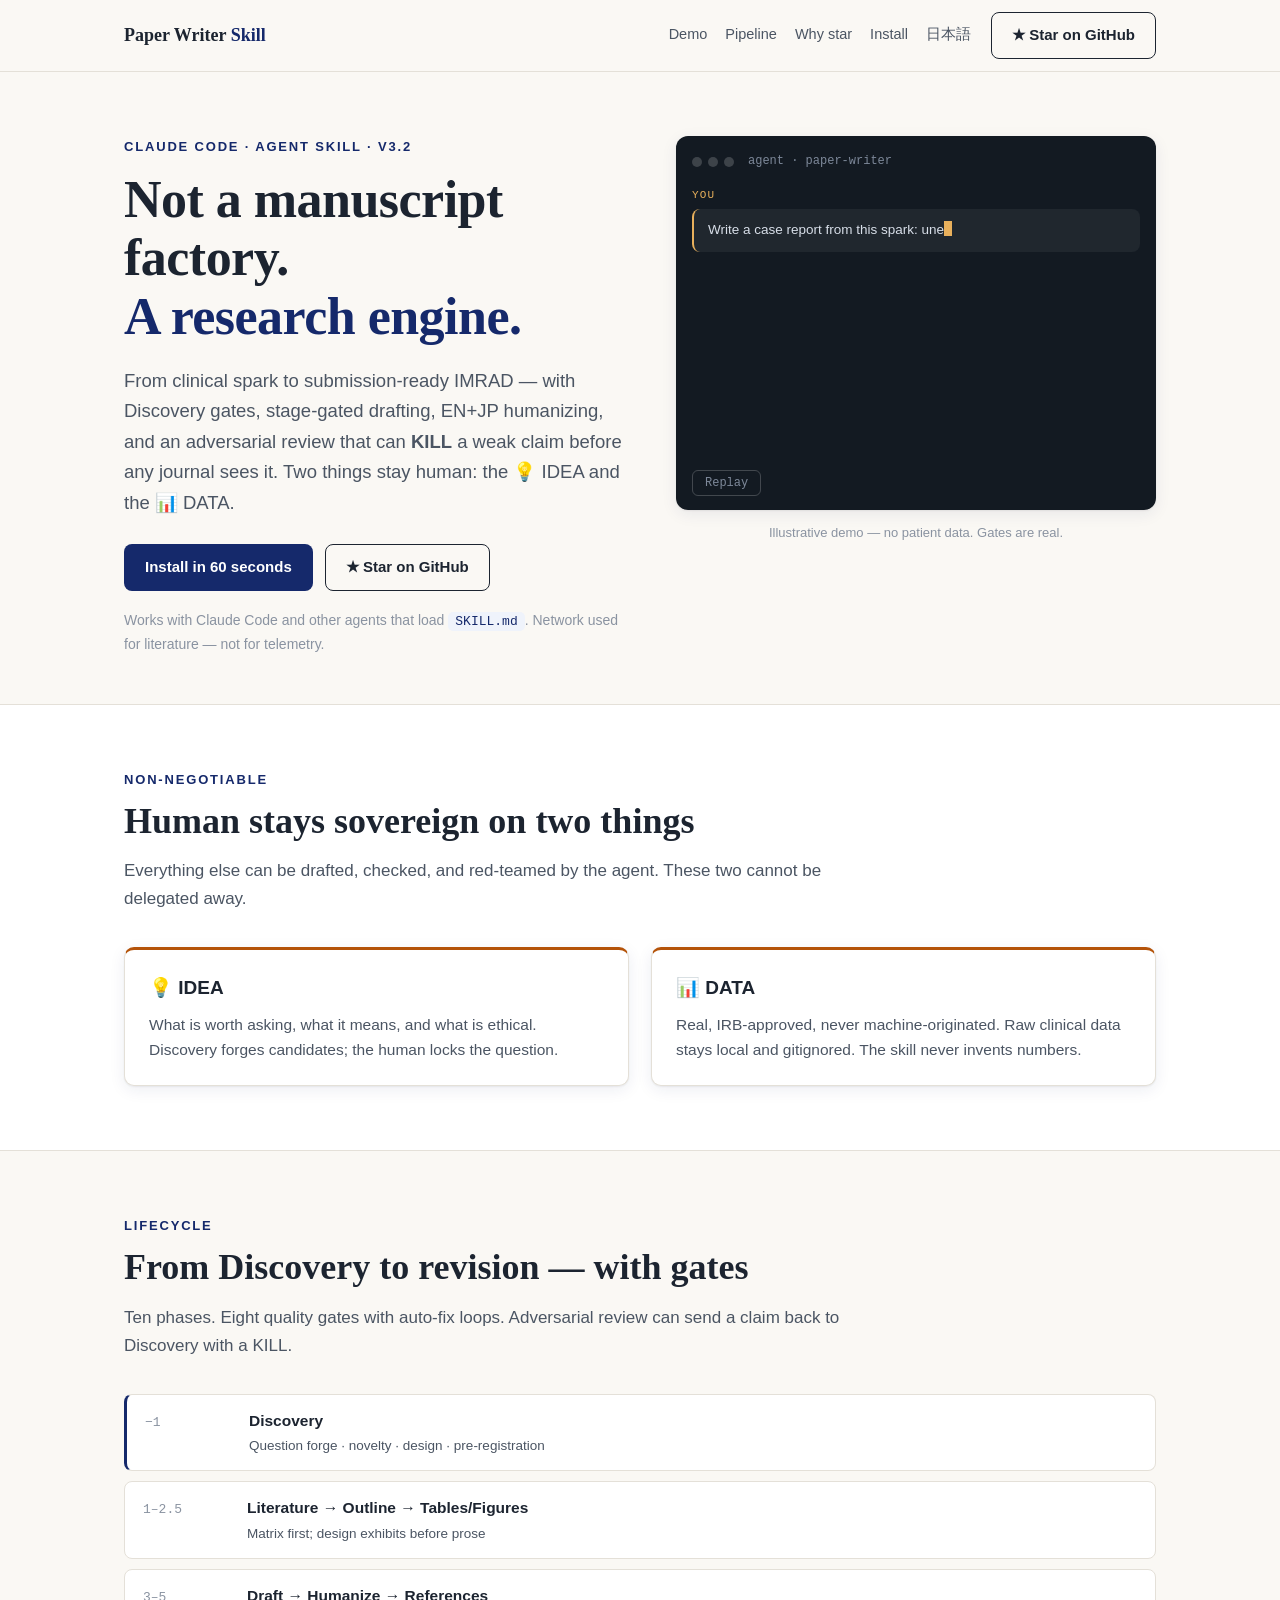
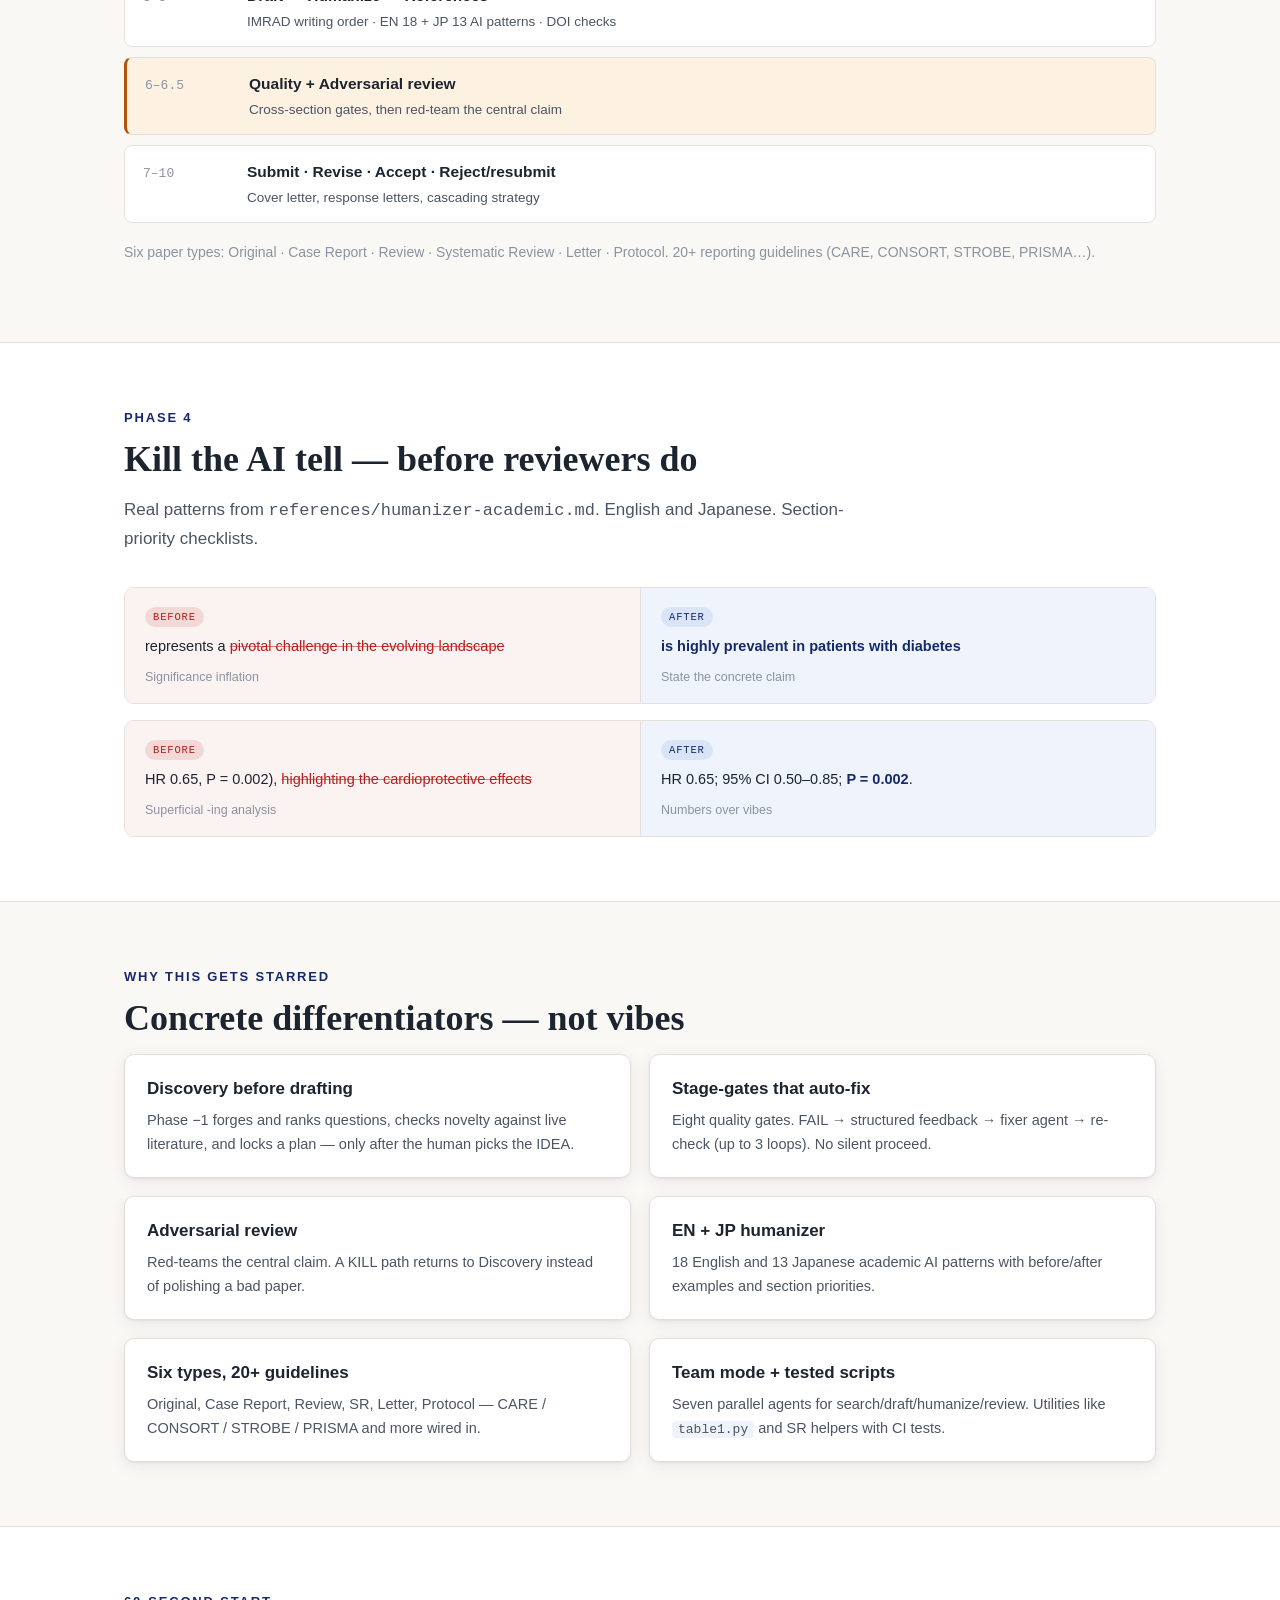
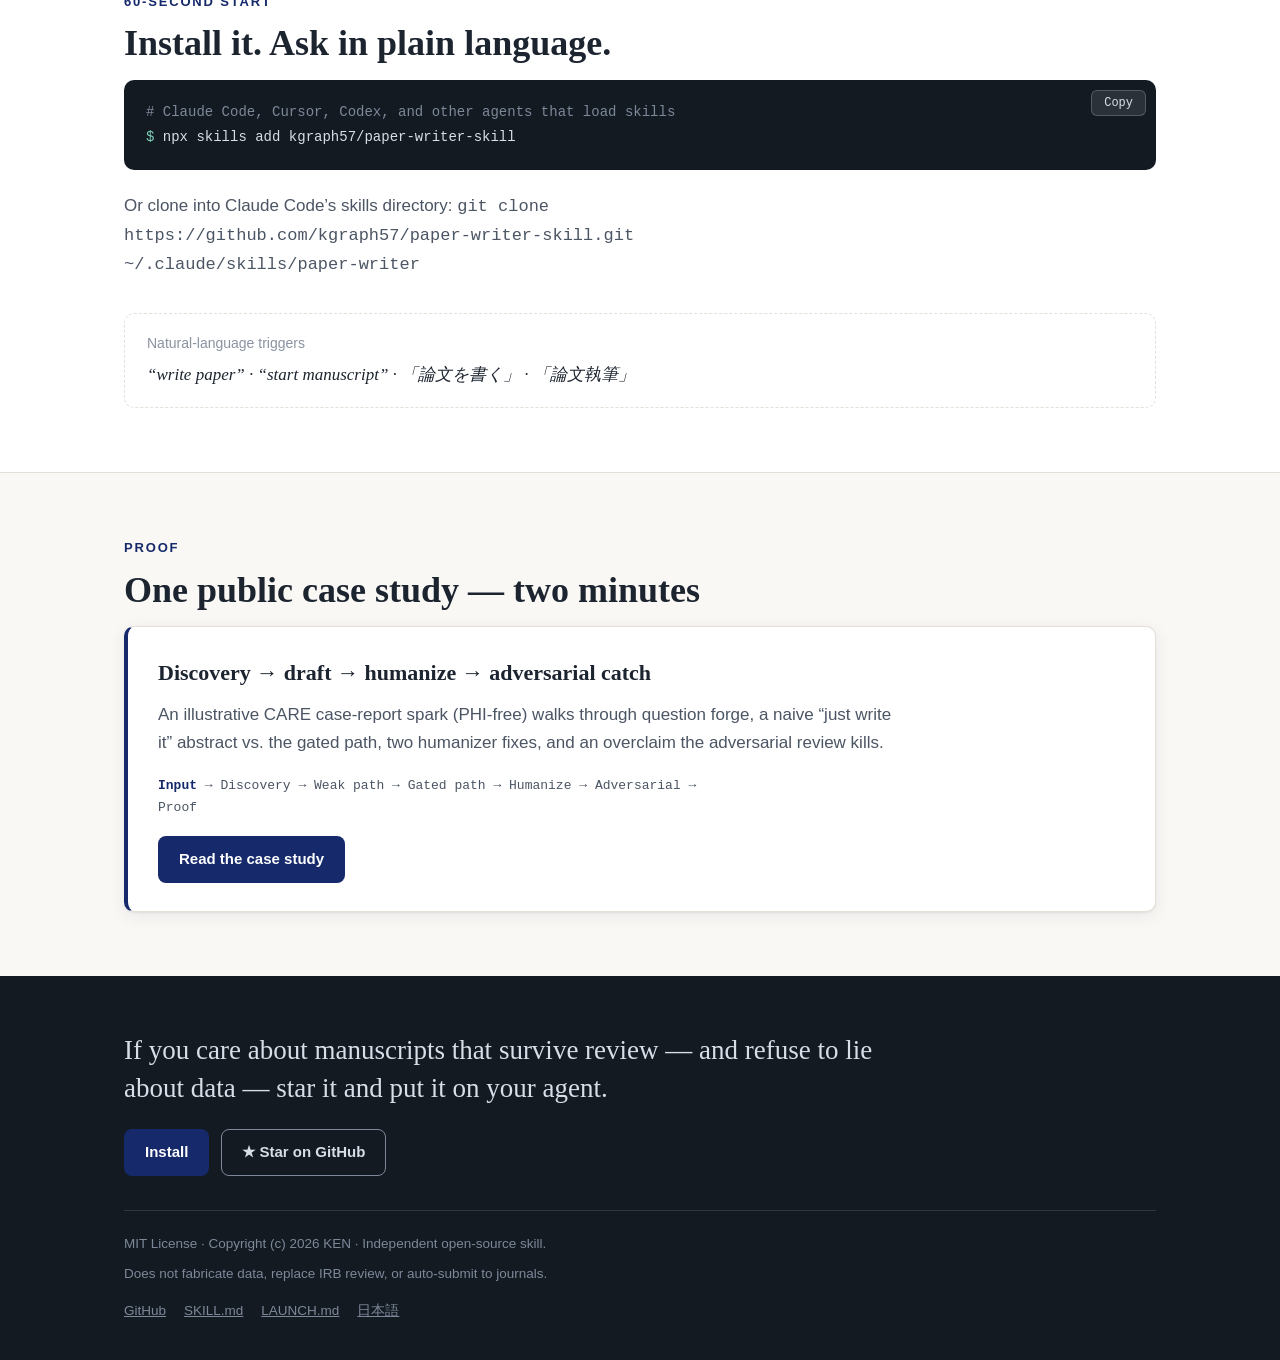
<file: docs/index.html>
<!doctype html>
<html lang="en">
  <head>
    <meta charset="utf-8" />
    <meta name="viewport" content="width=device-width, initial-scale=1" />
    <title>Paper Writer Skill — Not a manuscript factory. A research engine.</title>
    <meta
      name="description"
      content="Claude Code / agent skill for medical and scientific manuscripts: Discovery gates, stage-gated IMRAD drafting, EN+JP humanizer, adversarial review, and submission/revision loops. Human stays sovereign on IDEA and DATA."
    />
    <meta property="og:title" content="Paper Writer Skill" />
    <meta
      property="og:description"
      content="Not a manuscript factory. A research engine — with gates that refuse to lie."
    />
    <meta property="og:type" content="website" />
    <meta name="twitter:card" content="summary" />
    <link rel="stylesheet" href="./site/css/tokens.css" />
    <link rel="stylesheet" href="./site/css/style.css" />
  </head>
  <body>
    <a class="skip-link" href="#main">Skip to content</a>

    <header class="site-header">
      <div class="wrap site-header-inner">
        <a class="wordmark" href="#hero">Paper&nbsp;Writer&nbsp;<span class="tld">Skill</span></a>
        <nav class="site-nav" aria-label="Site">
          <a href="#feel">Demo</a>
          <a href="#pipeline">Pipeline</a>
          <a href="#why">Why star</a>
          <a href="#start">Install</a>
          <a href="./ja/" hreflang="ja">日本語</a>
        </nav>
        <a
          class="btn btn-ghost star-btn"
          href="https://github.com/kgraph57/paper-writer-skill"
          rel="noopener"
          >★ Star on GitHub</a
        >
      </div>
    </header>

    <main id="main">
      <section id="hero" aria-label="Introduction">
        <div class="wrap hero-grid">
          <div>
            <p class="hero-kicker">Claude Code · Agent Skill · v3.2</p>
            <h1>Not a manuscript factory.<br /><em>A research engine.</em></h1>
            <p class="lede">
              From clinical spark to submission-ready IMRAD — with Discovery
              gates, stage-gated drafting, EN+JP humanizing, and an adversarial
              review that can <strong>KILL</strong> a weak claim before any
              journal sees it. Two things stay human: the 💡 IDEA and the 📊 DATA.
            </p>
            <p class="hero-actions">
              <a class="btn btn-primary" href="#start">Install in 60 seconds</a>
              <a
                class="btn btn-ghost"
                href="https://github.com/kgraph57/paper-writer-skill"
                rel="noopener"
                >★ Star on GitHub</a
              >
            </p>
            <p class="hero-sub">
              Works with Claude Code and other agents that load
              <code>SKILL.md</code>. Network used for literature — not for
              telemetry.
            </p>
          </div>

          <div>
            <div class="term" id="feel" aria-label="Simulated agent conversation">
              <div class="term-bar">
                <span class="term-dot"></span>
                <span class="term-dot"></span>
                <span class="term-dot"></span>
                <span class="term-title">agent · paper-writer</span>
              </div>
              <div class="chat" data-chat>
                <div class="chat-msg chat-msg-user">
                  <span class="chat-who">You</span>
                  <div class="chat-bubble">Write a case report from this spark: unexplained hypoglycemia after GLP-1 start in a non-diabetic adult. Data is de-identified and IRB-cleared.</div>
                </div>
                <div class="chat-msg chat-msg-agent">
                  <span class="chat-who">Paper Writer</span>
                  <div class="chat-bubble"><span class="a">Phase −1 Discovery</span>
<span class="d">Forging FINER questions… novelty check against live literature…</span>

<span class="g">GATE · IDEA</span> — three candidate questions ranked.
Human must pick the 💡 IDEA before any prose is drafted.

<span class="g">GATE · DATA</span> — confirming 📊 DATA is human-origin,
de-identified, and never invented by the model.</div>
                </div>
                <div class="chat-msg chat-msg-user">
                  <span class="chat-who">You</span>
                  <div class="chat-bubble">Lock Q2. CARE case report. Target: BMJ Case Reports. EN.</div>
                </div>
                <div class="chat-msg chat-msg-agent">
                  <span class="chat-who">Paper Writer</span>
                  <div class="chat-bubble"><span class="a">Plan locked</span> · CARE checklist armed
Project scaffold ready: <span class="d">00_literature/ · 01_outline.md · sections/ · ethics/</span>

Next: literature matrix → outline approval → tables before prose.
No manuscript factory mode — gates stay on.</div>
                </div>
              </div>
              <button type="button" class="chat-replay">Replay</button>
            </div>
            <p class="term-caption">Illustrative demo — no patient data. Gates are real.</p>
          </div>
        </div>
      </section>

      <section id="sovereignty" class="band" aria-label="Human sovereignty">
        <div class="wrap">
          <span class="kicker">Non-negotiable</span>
          <h2>Human stays sovereign on two things</h2>
          <p class="section-lede">
            Everything else can be drafted, checked, and red-teamed by the agent.
            These two cannot be delegated away.
          </p>
          <div class="sov-grid">
            <article class="sov-card">
              <h3>💡 IDEA</h3>
              <p>
                What is worth asking, what it means, and what is ethical.
                Discovery forges candidates; the human locks the question.
              </p>
            </article>
            <article class="sov-card">
              <h3>📊 DATA</h3>
              <p>
                Real, IRB-approved, never machine-originated. Raw clinical data
                stays local and gitignored. The skill never invents numbers.
              </p>
            </article>
          </div>
        </div>
      </section>

      <section id="pipeline" aria-label="Pipeline">
        <div class="wrap">
          <span class="kicker">Lifecycle</span>
          <h2>From Discovery to revision — with gates</h2>
          <p class="section-lede">
            Ten phases. Eight quality gates with auto-fix loops. Adversarial
            review can send a claim back to Discovery with a <span class="kill">KILL</span>.
          </p>
          <ol class="pipe">
            <li class="pipe-step is-new">
              <span class="pipe-num">−1</span>
              <span class="pipe-label">Discovery<small>Question forge · novelty · design · pre-registration</small></span>
            </li>
            <li class="pipe-step">
              <span class="pipe-num">1–2.5</span>
              <span class="pipe-label">Literature → Outline → Tables/Figures<small>Matrix first; design exhibits before prose</small></span>
            </li>
            <li class="pipe-step">
              <span class="pipe-num">3–5</span>
              <span class="pipe-label">Draft → Humanize → References<small>IMRAD writing order · EN 18 + JP 13 AI patterns · DOI checks</small></span>
            </li>
            <li class="pipe-step is-gate">
              <span class="pipe-num">6–6.5</span>
              <span class="pipe-label">Quality + Adversarial review<small>Cross-section gates, then red-team the central claim</small></span>
            </li>
            <li class="pipe-step">
              <span class="pipe-num">7–10</span>
              <span class="pipe-label">Submit · Revise · Accept · Reject/resubmit<small>Cover letter, response letters, cascading strategy</small></span>
            </li>
          </ol>
          <p class="pipe-note">
            Six paper types: Original · Case Report · Review · Systematic Review · Letter · Protocol.
            20+ reporting guidelines (CARE, CONSORT, STROBE, PRISMA…).
          </p>
        </div>
      </section>

      <section id="humanize" class="band" aria-label="Humanizer">
        <div class="wrap">
          <span class="kicker">Phase 4</span>
          <h2>Kill the AI tell — before reviewers do</h2>
          <p class="section-lede">
            Real patterns from <code>references/humanizer-academic.md</code>.
            English and Japanese. Section-priority checklists.
          </p>
          <div class="hum-grid">
            <div class="hum-row">
              <div class="hum-cell hum-before">
                <span class="hum-tag">Before</span>
                <div>represents a <del>pivotal challenge in the evolving landscape</del></div>
                <span class="hum-pattern">Significance inflation</span>
              </div>
              <div class="hum-cell hum-after">
                <span class="hum-tag">After</span>
                <div><ins>is highly prevalent in patients with diabetes</ins></div>
                <span class="hum-pattern">State the concrete claim</span>
              </div>
            </div>
            <div class="hum-row">
              <div class="hum-cell hum-before">
                <span class="hum-tag">Before</span>
                <div>HR 0.65, P = 0.002), <del>highlighting the cardioprotective effects</del></div>
                <span class="hum-pattern">Superficial -ing analysis</span>
              </div>
              <div class="hum-cell hum-after">
                <span class="hum-tag">After</span>
                <div>HR 0.65; 95% CI 0.50–0.85; <ins>P = 0.002</ins>.</div>
                <span class="hum-pattern">Numbers over vibes</span>
              </div>
            </div>
          </div>
        </div>
      </section>

      <section id="why" aria-label="Why this gets starred">
        <div class="wrap">
          <span class="kicker">Why this gets starred</span>
          <h2>Concrete differentiators — not vibes</h2>
          <div class="why-grid">
            <article class="why-card">
              <h3>Discovery before drafting</h3>
              <p>Phase −1 forges and ranks questions, checks novelty against live literature, and locks a plan — only after the human picks the IDEA.</p>
            </article>
            <article class="why-card">
              <h3>Stage-gates that auto-fix</h3>
              <p>Eight quality gates. FAIL → structured feedback → fixer agent → re-check (up to 3 loops). No silent proceed.</p>
            </article>
            <article class="why-card">
              <h3>Adversarial review</h3>
              <p>Red-teams the central claim. A KILL path returns to Discovery instead of polishing a bad paper.</p>
            </article>
            <article class="why-card">
              <h3>EN + JP humanizer</h3>
              <p>18 English and 13 Japanese academic AI patterns with before/after examples and section priorities.</p>
            </article>
            <article class="why-card">
              <h3>Six types, 20+ guidelines</h3>
              <p>Original, Case Report, Review, SR, Letter, Protocol — CARE / CONSORT / STROBE / PRISMA and more wired in.</p>
            </article>
            <article class="why-card">
              <h3>Team mode + tested scripts</h3>
              <p>Seven parallel agents for search/draft/humanize/review. Utilities like <code>table1.py</code> and SR helpers with CI tests.</p>
            </article>
          </div>
        </div>
      </section>

      <section id="start" class="band" aria-label="Install">
        <div class="wrap">
          <span class="kicker">60-second start</span>
          <h2>Install it. Ask in plain language.</h2>
          <div class="install-shell">
            <button type="button" class="copy-btn" data-copy="#install-cmd" data-copied-label="Copied">Copy</button>
            <pre class="install-term" id="install-cmd"><span class="c"># Claude Code, Cursor, Codex, and other agents that load skills</span>
<span class="p">$</span> npx skills add kgraph57/paper-writer-skill</pre>
          </div>
          <p class="section-lede" style="margin-top:0">
            Or clone into Claude Code’s skills directory:
            <code>git clone https://github.com/kgraph57/paper-writer-skill.git ~/.claude/skills/paper-writer</code>
          </p>
          <div class="trigger-box">
            <p>Natural-language triggers</p>
            <blockquote>
              “write paper” · “start manuscript” · 「論文を書く」 · 「論文執筆」
            </blockquote>
          </div>
        </div>
      </section>

      <section id="case" aria-label="Case study">
        <div class="wrap">
          <span class="kicker">Proof</span>
          <h2>One public case study — two minutes</h2>
          <div class="case-card">
            <h3>Discovery → draft → humanize → adversarial catch</h3>
            <p>
              An illustrative CARE case-report spark (PHI-free) walks through
              question forge, a naive “just write it” abstract vs. the gated path,
              two humanizer fixes, and an overclaim the adversarial review kills.
            </p>
            <p class="case-flow">
              <b>Input</b> → Discovery → Weak path → Gated path → Humanize → Adversarial → Proof
            </p>
            <a
              class="btn btn-primary"
              href="https://github.com/kgraph57/paper-writer-skill/blob/main/examples/case-studies/discovery-to-draft.md"
              rel="noopener"
              >Read the case study</a
            >
          </div>
        </div>
      </section>
    </main>

    <footer class="site-footer">
      <div class="wrap">
        <p class="ft-cta">
          If you care about manuscripts that survive review — and refuse to lie about data — star it and put it on your agent.
        </p>
        <p class="ft-actions">
          <a class="btn btn-primary" href="#start">Install</a>
          <a
            class="btn btn-ghost"
            href="https://github.com/kgraph57/paper-writer-skill"
            rel="noopener"
            >★ Star on GitHub</a
          >
        </p>
        <hr class="ft-divider" />
        <div class="ft-small">
          <p>MIT License · Copyright (c) 2026 KEN · Independent open-source skill.</p>
          <p>Does not fabricate data, replace IRB review, or auto-submit to journals.</p>
          <ul class="ft-links">
            <li><a href="https://github.com/kgraph57/paper-writer-skill">GitHub</a></li>
            <li><a href="https://github.com/kgraph57/paper-writer-skill/blob/main/SKILL.md">SKILL.md</a></li>
            <li><a href="https://github.com/kgraph57/paper-writer-skill/blob/main/LAUNCH.md">LAUNCH.md</a></li>
            <li><a href="./ja/">日本語</a></li>
          </ul>
        </div>
      </div>
    </footer>

    <script src="./site/js/main.js" defer></script>
  </body>
</html>
</file>
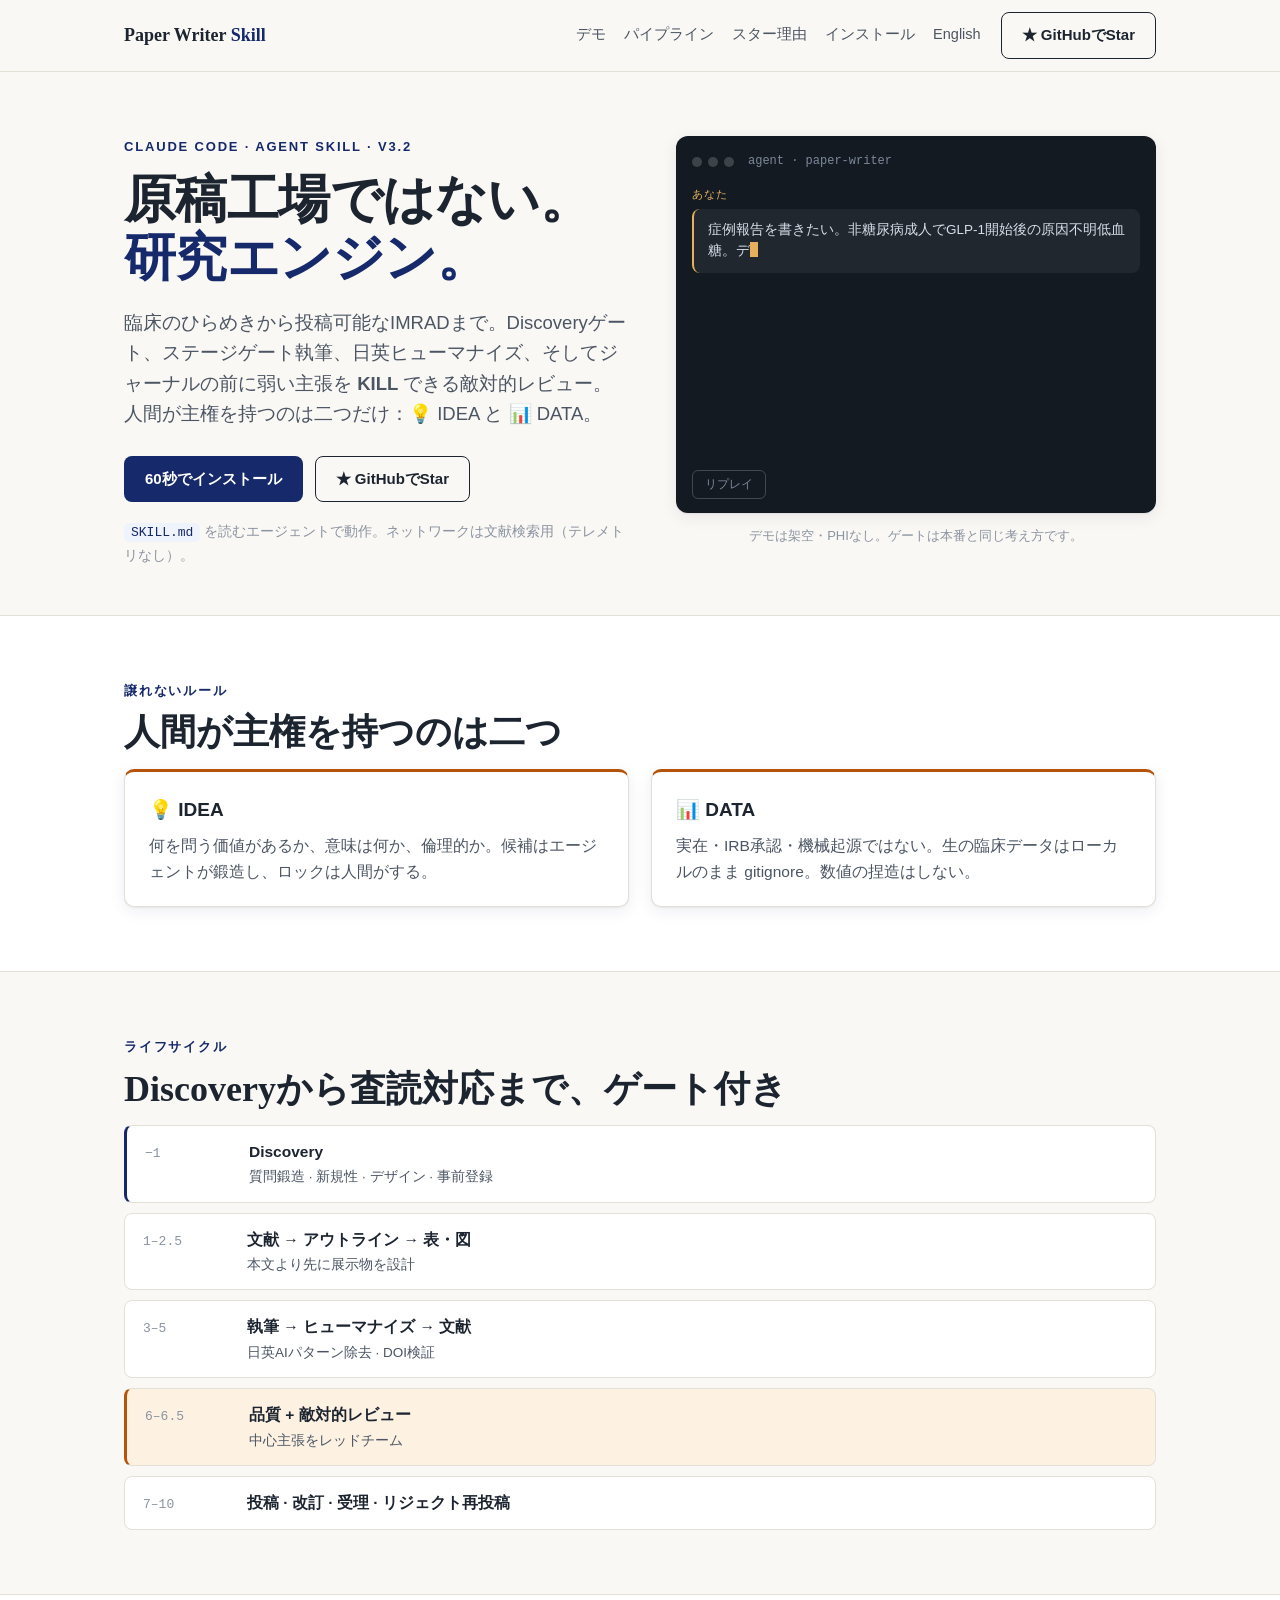
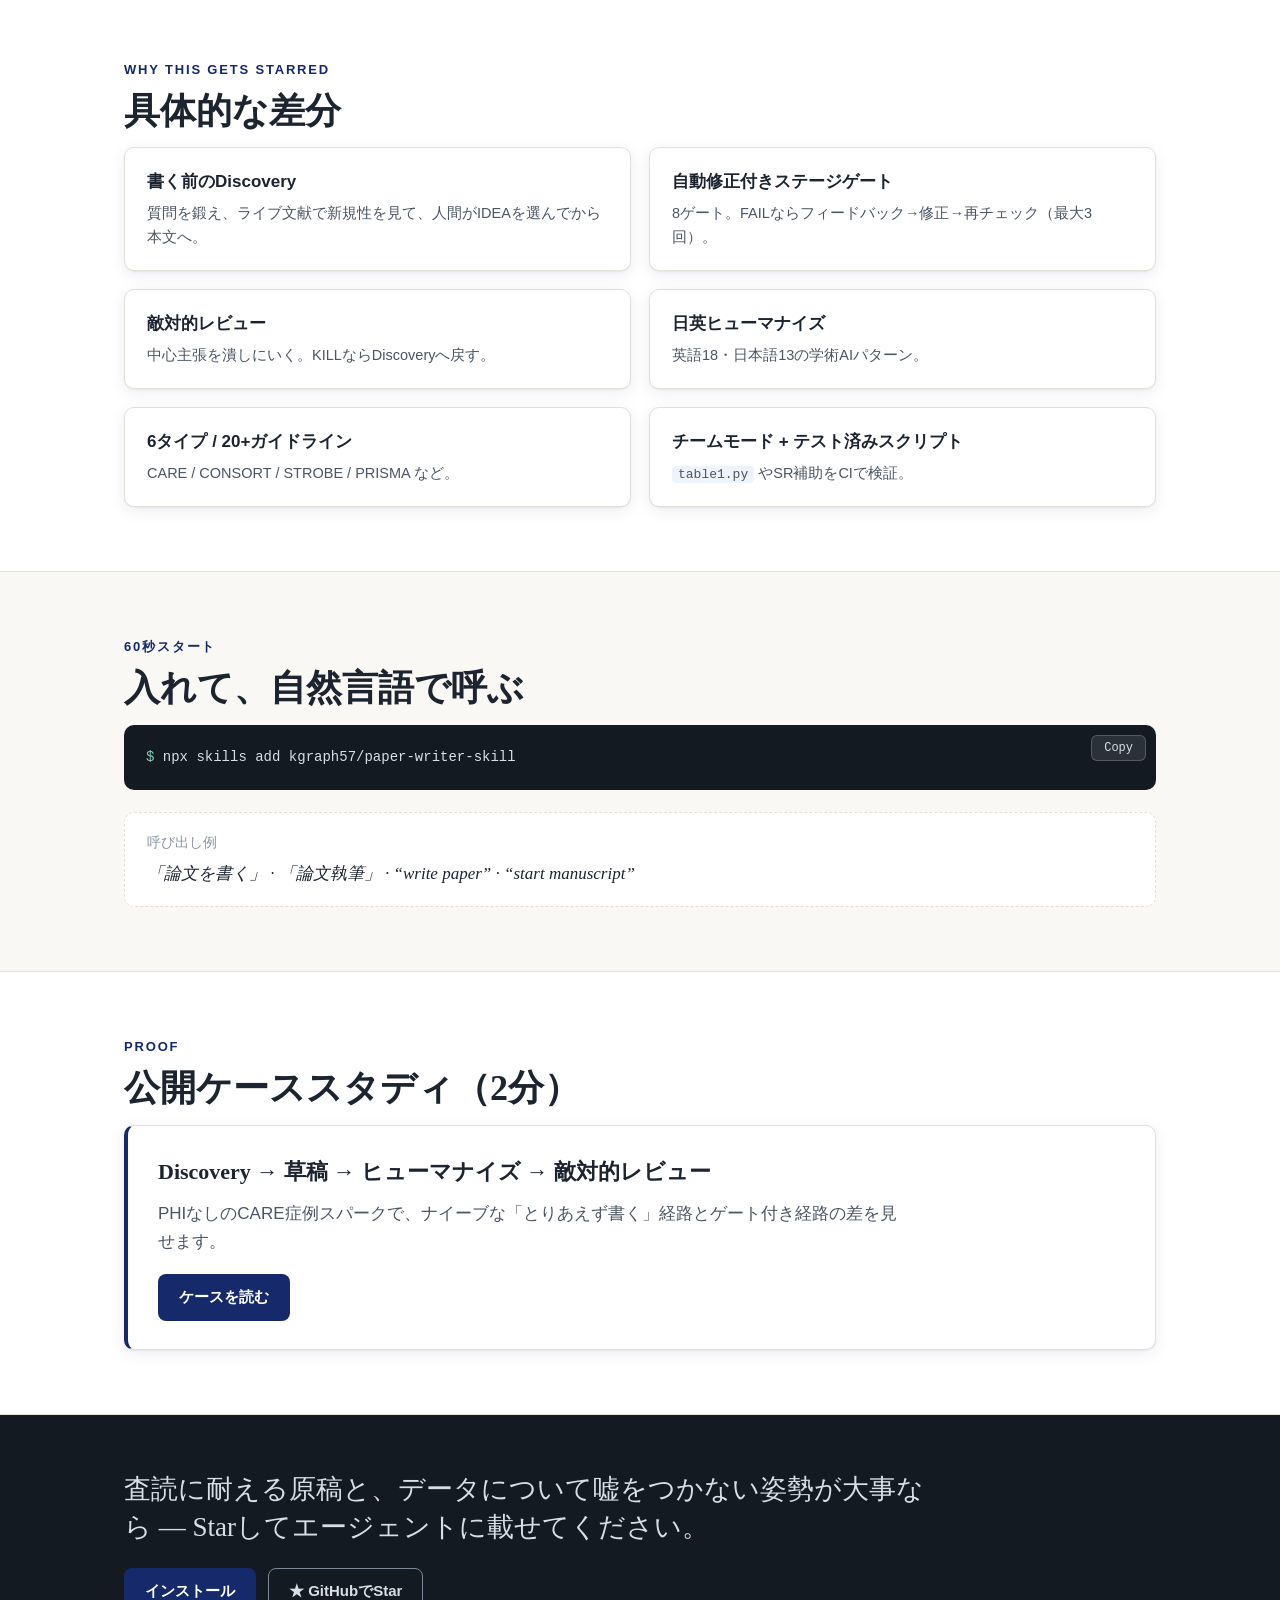
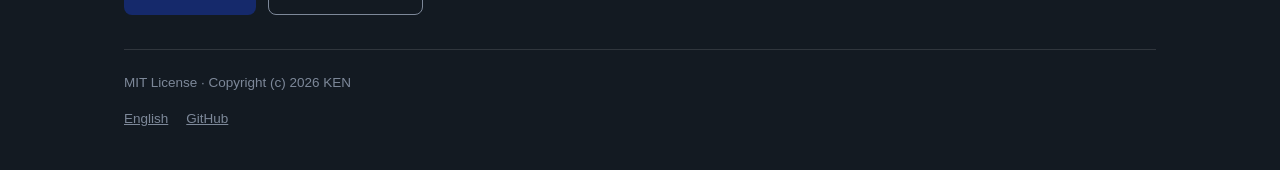
<file: docs/ja/index.html>
<!doctype html>
<html lang="ja">
  <head>
    <meta charset="utf-8" />
    <meta name="viewport" content="width=device-width, initial-scale=1" />
    <title>Paper Writer Skill — 原稿工場ではない。研究エンジン。</title>
    <meta
      name="description"
      content="医学・科学論文のための Claude Code / エージェントスキル。Discoveryゲート、ステージゲート付きIMRAD、日英ヒューマナイズ、敵対的レビュー、投稿・査読対応まで。"
    />
    <link rel="stylesheet" href="../site/css/tokens.css" />
    <link rel="stylesheet" href="../site/css/style.css" />
  </head>
  <body>
    <a class="skip-link" href="#main">本文へスキップ</a>

    <header class="site-header">
      <div class="wrap site-header-inner">
        <a class="wordmark" href="#hero">Paper&nbsp;Writer&nbsp;<span class="tld">Skill</span></a>
        <nav class="site-nav" aria-label="サイト">
          <a href="#feel">デモ</a>
          <a href="#pipeline">パイプライン</a>
          <a href="#why">スター理由</a>
          <a href="#start">インストール</a>
          <a href="../" hreflang="en">English</a>
        </nav>
        <a
          class="btn btn-ghost star-btn"
          href="https://github.com/kgraph57/paper-writer-skill"
          rel="noopener"
          >★ GitHubでStar</a
        >
      </div>
    </header>

    <main id="main">
      <section id="hero">
        <div class="wrap hero-grid">
          <div>
            <p class="hero-kicker">Claude Code · Agent Skill · v3.2</p>
            <h1>原稿工場ではない。<br /><em>研究エンジン。</em></h1>
            <p class="lede">
              臨床のひらめきから投稿可能なIMRADまで。Discoveryゲート、ステージゲート執筆、日英ヒューマナイズ、そしてジャーナルの前に弱い主張を
              <strong>KILL</strong> できる敵対的レビュー。人間が主権を持つのは二つだけ：💡 IDEA と 📊 DATA。
            </p>
            <p class="hero-actions">
              <a class="btn btn-primary" href="#start">60秒でインストール</a>
              <a
                class="btn btn-ghost"
                href="https://github.com/kgraph57/paper-writer-skill"
                rel="noopener"
                >★ GitHubでStar</a
              >
            </p>
            <p class="hero-sub">
              <code>SKILL.md</code> を読むエージェントで動作。ネットワークは文献検索用（テレメトリなし）。
            </p>
          </div>
          <div>
            <div class="term" id="feel">
              <div class="term-bar">
                <span class="term-dot"></span><span class="term-dot"></span><span class="term-dot"></span>
                <span class="term-title">agent · paper-writer</span>
              </div>
              <div class="chat" data-chat>
                <div class="chat-msg chat-msg-user">
                  <span class="chat-who">あなた</span>
                  <div class="chat-bubble">症例報告を書きたい。非糖尿病成人でGLP-1開始後の原因不明低血糖。データは匿名化済み・IRB承認済み。</div>
                </div>
                <div class="chat-msg chat-msg-agent">
                  <span class="chat-who">Paper Writer</span>
                  <div class="chat-bubble"><span class="a">Phase −1 Discovery</span>
<span class="d">FINER質問を生成… ライブ文献で新規性チェック…</span>

<span class="g">GATE · IDEA</span> — 候補を3つ提示。
本文を書く前に、人間が 💡 IDEA を選ぶ必要があります。

<span class="g">GATE · DATA</span> — 📊 DATA が人間由来・匿名化済みで、モデルが捏造していないことを確認。</div>
                </div>
                <div class="chat-msg chat-msg-user">
                  <span class="chat-who">あなた</span>
                  <div class="chat-bubble">Q2でロック。CARE症例報告。投稿先はBMJ Case Reports。英語。</div>
                </div>
                <div class="chat-msg chat-msg-agent">
                  <span class="chat-who">Paper Writer</span>
                  <div class="chat-bubble"><span class="a">計画ロック</span> · CAREチェックリスト起動
スキャフォールド準備完了。次は文献マトリクス → アウトライン承認 → 本文より先に表・図。</div>
                </div>
              </div>
              <button type="button" class="chat-replay">リプレイ</button>
            </div>
            <p class="term-caption">デモは架空・PHIなし。ゲートは本番と同じ考え方です。</p>
          </div>
        </div>
      </section>

      <section id="sovereignty" class="band">
        <div class="wrap">
          <span class="kicker">譲れないルール</span>
          <h2>人間が主権を持つのは二つ</h2>
          <div class="sov-grid">
            <article class="sov-card">
              <h3>💡 IDEA</h3>
              <p>何を問う価値があるか、意味は何か、倫理的か。候補はエージェントが鍛造し、ロックは人間がする。</p>
            </article>
            <article class="sov-card">
              <h3>📊 DATA</h3>
              <p>実在・IRB承認・機械起源ではない。生の臨床データはローカルのまま gitignore。数値の捏造はしない。</p>
            </article>
          </div>
        </div>
      </section>

      <section id="pipeline">
        <div class="wrap">
          <span class="kicker">ライフサイクル</span>
          <h2>Discoveryから査読対応まで、ゲート付き</h2>
          <ol class="pipe">
            <li class="pipe-step is-new"><span class="pipe-num">−1</span><span class="pipe-label">Discovery<small>質問鍛造 · 新規性 · デザイン · 事前登録</small></span></li>
            <li class="pipe-step"><span class="pipe-num">1–2.5</span><span class="pipe-label">文献 → アウトライン → 表・図<small>本文より先に展示物を設計</small></span></li>
            <li class="pipe-step"><span class="pipe-num">3–5</span><span class="pipe-label">執筆 → ヒューマナイズ → 文献<small>日英AIパターン除去 · DOI検証</small></span></li>
            <li class="pipe-step is-gate"><span class="pipe-num">6–6.5</span><span class="pipe-label">品質 + 敵対的レビュー<small>中心主張をレッドチーム</small></span></li>
            <li class="pipe-step"><span class="pipe-num">7–10</span><span class="pipe-label">投稿 · 改訂 · 受理 · リジェクト再投稿</span></li>
          </ol>
        </div>
      </section>

      <section id="why" class="band">
        <div class="wrap">
          <span class="kicker">Why this gets starred</span>
          <h2>具体的な差分</h2>
          <div class="why-grid">
            <article class="why-card"><h3>書く前のDiscovery</h3><p>質問を鍛え、ライブ文献で新規性を見て、人間がIDEAを選んでから本文へ。</p></article>
            <article class="why-card"><h3>自動修正付きステージゲート</h3><p>8ゲート。FAILならフィードバック→修正→再チェック（最大3回）。</p></article>
            <article class="why-card"><h3>敵対的レビュー</h3><p>中心主張を潰しにいく。KILLならDiscoveryへ戻す。</p></article>
            <article class="why-card"><h3>日英ヒューマナイズ</h3><p>英語18・日本語13の学術AIパターン。</p></article>
            <article class="why-card"><h3>6タイプ / 20+ガイドライン</h3><p>CARE / CONSORT / STROBE / PRISMA など。</p></article>
            <article class="why-card"><h3>チームモード + テスト済みスクリプト</h3><p><code>table1.py</code> やSR補助をCIで検証。</p></article>
          </div>
        </div>
      </section>

      <section id="start">
        <div class="wrap">
          <span class="kicker">60秒スタート</span>
          <h2>入れて、自然言語で呼ぶ</h2>
          <div class="install-shell">
            <button type="button" class="copy-btn" data-copy="#install-cmd" data-copied-label="コピー済み">Copy</button>
            <pre class="install-term" id="install-cmd"><span class="p">$</span> npx skills add kgraph57/paper-writer-skill</pre>
          </div>
          <div class="trigger-box">
            <p>呼び出し例</p>
            <blockquote>「論文を書く」 · 「論文執筆」 · “write paper” · “start manuscript”</blockquote>
          </div>
        </div>
      </section>

      <section id="case" class="band">
        <div class="wrap">
          <span class="kicker">Proof</span>
          <h2>公開ケーススタディ（2分）</h2>
          <div class="case-card">
            <h3>Discovery → 草稿 → ヒューマナイズ → 敵対的レビュー</h3>
            <p>PHIなしのCARE症例スパークで、ナイーブな「とりあえず書く」経路とゲート付き経路の差を見せます。</p>
            <a
              class="btn btn-primary"
              href="https://github.com/kgraph57/paper-writer-skill/blob/main/examples/case-studies/discovery-to-draft.md"
              rel="noopener"
              >ケースを読む</a
            >
          </div>
        </div>
      </section>
    </main>

    <footer class="site-footer">
      <div class="wrap">
        <p class="ft-cta">査読に耐える原稿と、データについて嘘をつかない姿勢が大事なら — Starしてエージェントに載せてください。</p>
        <p class="ft-actions">
          <a class="btn btn-primary" href="#start">インストール</a>
          <a class="btn btn-ghost" href="https://github.com/kgraph57/paper-writer-skill" rel="noopener">★ GitHubでStar</a>
        </p>
        <hr class="ft-divider" />
        <div class="ft-small">
          <p>MIT License · Copyright (c) 2026 KEN</p>
          <ul class="ft-links">
            <li><a href="../">English</a></li>
            <li><a href="https://github.com/kgraph57/paper-writer-skill">GitHub</a></li>
          </ul>
        </div>
      </div>
    </footer>
    <script src="../site/js/main.js" defer></script>
  </body>
</html>
</file>
<file: docs/site/css/tokens.css>
:root {
  --navy: #15296b;
  --blue: #2563eb;
  --ink: #1c2430;
  --ink-soft: #4b5563;
  --ink-faint: #8a93a1;
  --grey-700: #374151;
  --grey-500: #6b7280;
  --grey-300: #d1d5db;
  --fill: #f3f4f6;
  --tint: #eff3fb;
  --risk: #b91c1c;
  --gate: #b45309;
  --gate-soft: #fdf1e2;
  --paper: #faf8f4;
  --paper-raised: #ffffff;
  --line: #e4e0d8;
  --term-bg: #131a22;
  --term-ink: #d7dee8;
  --term-dim: #7d8899;
  --term-green: #7fd1b9;
  --term-amber: #e8b05c;
  --accent: var(--navy);
  --accent-soft: var(--tint);
  --radius: 10px;

  --serif:
    Georgia, "Times New Roman", "Hiragino Mincho ProN", "Yu Mincho", serif;
  --sans:
    -apple-system, BlinkMacSystemFont, "Segoe UI", "Helvetica Neue", Arial,
    "Hiragino Kaku Gothic ProN", "Yu Gothic", sans-serif;
  --mono: ui-monospace, "SF Mono", SFMono-Regular, Menlo, Consolas, monospace;

  --u: 8px;
  --measure: 72rem;
  --shadow-card:
    0 1px 2px rgba(0, 0, 0, 0.06), 0 4px 16px rgba(21, 41, 107, 0.08);
}
</file>
<file: docs/site/css/style.css>
/* paper-writer landing — self-contained, system fonts only */

* { box-sizing: border-box; }

html { scroll-behavior: smooth; }

body {
  margin: 0;
  background: var(--paper);
  color: var(--ink);
  font-family: var(--sans);
  font-size: 17px;
  line-height: 1.65;
  -webkit-font-smoothing: antialiased;
}

.wrap { max-width: 1080px; margin: 0 auto; padding: 0 24px; }

a { color: var(--navy); }

code, pre { font-family: var(--mono); }

.skip-link {
  position: absolute; left: -9999px; top: 0;
  background: var(--ink); color: #fff; padding: 8px 16px; z-index: 100;
}
.skip-link:focus { left: 0; }

/* ---------- header ---------- */

.site-header {
  position: sticky; top: 0; z-index: 50;
  background: rgba(250, 248, 244, 0.92);
  backdrop-filter: blur(6px);
  border-bottom: 1px solid var(--line);
}
.site-header-inner {
  display: flex; align-items: center; gap: 20px;
  padding-top: 12px; padding-bottom: 12px;
}
.wordmark {
  font-family: var(--serif); font-weight: 700; font-size: 18px;
  color: var(--ink); text-decoration: none; white-space: nowrap;
}
.wordmark .tld { color: var(--navy); }
.site-nav { display: flex; gap: 18px; margin-left: auto; flex-wrap: wrap; }
.site-nav a {
  color: var(--ink-soft); text-decoration: none; font-size: 14.5px;
}
.site-nav a:hover { color: var(--navy); }

/* ---------- buttons ---------- */

.btn {
  display: inline-block; padding: 10px 20px; border-radius: 8px;
  font-size: 15px; font-weight: 600; text-decoration: none;
  border: 1.5px solid transparent; cursor: pointer;
}
.btn-primary { background: var(--navy); color: #fff; }
.btn-primary:hover { background: #0f1f52; }
.btn-ghost { border-color: var(--ink); color: var(--ink); background: transparent; }
.btn-ghost:hover { background: var(--ink); color: var(--paper); }
.star-btn { white-space: nowrap; }

/* ---------- hero ---------- */

#hero { padding: 64px 0 48px; }
.hero-grid {
  display: grid; grid-template-columns: 1.05fr 1fr; gap: 48px; align-items: start;
}
@media (max-width: 900px) { .hero-grid { grid-template-columns: 1fr; } }

.hero-kicker {
  font-size: 13px; letter-spacing: 0.14em; text-transform: uppercase;
  color: var(--navy); font-weight: 700; margin: 0 0 14px;
}
h1 {
  font-family: var(--serif); font-size: clamp(34px, 5vw, 52px);
  line-height: 1.12; margin: 0 0 20px; letter-spacing: -0.01em;
}
h1 em { font-style: normal; color: var(--navy); }
.lede { font-size: 18.5px; color: var(--ink-soft); margin: 0 0 26px; max-width: 34em; }
.hero-actions { display: flex; gap: 12px; flex-wrap: wrap; margin: 0 0 18px; }
.hero-sub { font-size: 14px; color: var(--ink-faint); margin: 0; }
.hero-sub code {
  background: var(--tint); padding: 2px 7px; border-radius: 5px;
  color: var(--navy); font-size: 13px;
}

/* ---------- terminal / chat demo ---------- */

.term {
  background: var(--term-bg); color: var(--term-ink);
  border-radius: 12px; padding: 16px 16px 14px;
  box-shadow: var(--shadow-card);
}
.term-bar {
  display: flex; gap: 6px; margin-bottom: 14px; align-items: center;
}
.term-dot {
  width: 10px; height: 10px; border-radius: 50%;
  background: rgba(255,255,255,0.18);
}
.term-title {
  margin-left: 8px; font-family: var(--mono); font-size: 12px; color: var(--term-dim);
}
.chat { display: flex; flex-direction: column; gap: 12px; min-height: 280px; }
.chat-msg { opacity: 1; transform: none; transition: opacity 0.45s ease, transform 0.45s ease; }
.js .chat-msg { opacity: 0; transform: translateY(6px); }
.js .chat-msg.is-on { opacity: 1; transform: none; }
.chat-who {
  display: block; font-family: var(--mono); font-size: 11px;
  letter-spacing: 0.1em; text-transform: uppercase; margin-bottom: 5px;
}
.chat-msg-user .chat-who { color: var(--term-amber); }
.chat-msg-agent .chat-who { color: var(--term-green); }
.chat-bubble {
  background: rgba(255, 255, 255, 0.055); border-radius: 8px;
  padding: 11px 14px; line-height: 1.55; white-space: pre-wrap;
  font-size: 13.5px;
}
.chat-msg-user .chat-bubble { border-left: 2px solid var(--term-amber); }
.chat-msg-agent .chat-bubble { border-left: 2px solid var(--term-green); }
.chat-bubble .g { color: var(--term-green); }
.chat-bubble .a { color: var(--term-amber); }
.chat-bubble .d { color: var(--term-dim); }
.chat-caret {
  display: inline-block; width: 8px; height: 15px; vertical-align: -2px;
  background: var(--term-amber); animation: blink 0.9s steps(1) infinite;
}
@keyframes blink { 50% { opacity: 0; } }
.chat-replay {
  background: none; border: 1px solid rgba(255, 255, 255, 0.2); color: var(--term-dim);
  font-family: var(--mono); font-size: 12px; border-radius: 6px;
  padding: 5px 12px; cursor: pointer; margin-top: 4px;
}
.chat-replay:hover { color: var(--term-ink); border-color: var(--term-dim); }
.term-caption { text-align: center; font-size: 13px; color: var(--ink-faint); margin: 12px 0 0; }

/* ---------- sections ---------- */

section { padding: 64px 0; }
section.band {
  background: var(--paper-raised);
  border-top: 1px solid var(--line);
  border-bottom: 1px solid var(--line);
}
.kicker {
  display: block; font-size: 13px; letter-spacing: 0.14em; text-transform: uppercase;
  color: var(--navy); font-weight: 700; margin-bottom: 10px;
}
h2 {
  font-family: var(--serif); font-size: clamp(26px, 3.4vw, 36px);
  line-height: 1.2; margin: 0 0 14px;
}
.section-lede { color: var(--ink-soft); max-width: 44em; margin: 0 0 34px; }

/* ---------- sovereignty cards ---------- */

.sov-grid { display: grid; grid-template-columns: 1fr 1fr; gap: 22px; margin-top: 8px; }
@media (max-width: 720px) { .sov-grid { grid-template-columns: 1fr; } }
.sov-card {
  background: var(--paper-raised); border: 1px solid var(--line);
  border-top: 3px solid var(--gate); border-radius: var(--radius); padding: 22px 24px;
  box-shadow: var(--shadow-card);
}
.sov-card h3 { margin: 0 0 8px; font-size: 19px; }
.sov-card p { margin: 0; color: var(--ink-soft); font-size: 15.5px; }

/* ---------- pipeline ---------- */

.pipe { list-style: none; margin: 0; padding: 0; display: grid; gap: 10px; }
.pipe-step {
  display: grid; grid-template-columns: 88px 1fr; gap: 16px; align-items: baseline;
  background: var(--paper-raised); border: 1px solid var(--line);
  border-radius: 8px; padding: 13px 18px;
}
.pipe-step.is-gate { border-left: 3px solid var(--gate); background: var(--gate-soft); }
.pipe-step.is-new { border-left: 3px solid var(--navy); }
.pipe-num { font-family: var(--mono); font-size: 13px; color: var(--ink-faint); white-space: nowrap; }
.pipe-label { font-weight: 600; font-size: 15.5px; }
.pipe-label small { display: block; font-weight: 400; color: var(--ink-soft); font-size: 13.5px; margin-top: 2px; }
.pipe-note { font-size: 14px; color: var(--ink-faint); margin-top: 18px; }
.pipe-note .kill { color: var(--risk); font-weight: 600; }

/* ---------- humanizer before/after ---------- */

.hum-grid { display: grid; gap: 16px; margin-top: 8px; }
.hum-row {
  display: grid; grid-template-columns: 1fr 1fr; gap: 0;
  border: 1px solid var(--line); border-radius: var(--radius); overflow: hidden;
  background: var(--paper-raised);
}
@media (max-width: 720px) { .hum-row { grid-template-columns: 1fr; } }
.hum-cell { padding: 16px 20px; font-size: 14.5px; line-height: 1.6; }
.hum-before { background: #fbf3f2; }
.hum-after { background: var(--tint); border-left: 1px solid var(--line); }
@media (max-width: 720px) { .hum-after { border-left: 0; border-top: 1px solid var(--line); } }
.hum-tag {
  display: inline-block; font-family: var(--mono); font-size: 10.5px; letter-spacing: 0.08em;
  text-transform: uppercase; padding: 2px 8px; border-radius: 20px; margin-bottom: 8px;
}
.hum-before .hum-tag { background: #f3d9d6; color: var(--risk); }
.hum-after .hum-tag { background: #d9e4f7; color: var(--navy); }
.hum-cell del { color: var(--risk); text-decoration-color: rgba(185, 28, 28, 0.55); }
.hum-cell ins { color: var(--navy); text-decoration: none; font-weight: 600; }
.hum-pattern { display: block; font-size: 12.5px; color: var(--ink-faint); margin-top: 8px; }

/* ---------- why starred ---------- */

.why-grid { display: grid; grid-template-columns: 1fr 1fr; gap: 18px; }
@media (max-width: 720px) { .why-grid { grid-template-columns: 1fr; } }
.why-card {
  background: var(--paper-raised); border: 1px solid var(--line);
  border-radius: var(--radius); padding: 20px 22px; box-shadow: var(--shadow-card);
}
.why-card h3 { margin: 0 0 6px; font-size: 17px; }
.why-card p { margin: 0; font-size: 14.5px; color: var(--ink-soft); }
.why-card p code {
  font-size: 13px; background: var(--tint); padding: 1px 6px; border-radius: 4px;
}

/* ---------- install ---------- */

.install-shell { position: relative; margin: 0 0 22px; }
.install-term {
  background: var(--term-bg); color: var(--term-ink);
  border-radius: var(--radius); padding: 20px 22px; overflow-x: auto;
  font-size: 14px; line-height: 1.8; margin: 0;
}
.install-term .c { color: var(--term-dim); }
.install-term .p { color: var(--term-green); user-select: none; }
.copy-btn {
  position: absolute; top: 10px; right: 10px;
  background: rgba(255, 255, 255, 0.1); color: var(--term-ink);
  border: 1px solid rgba(255, 255, 255, 0.2); border-radius: 6px;
  font-family: var(--mono); font-size: 12px; padding: 5px 12px; cursor: pointer;
}
.copy-btn:hover { background: rgba(255, 255, 255, 0.18); }
.trigger-box {
  border: 1px dashed var(--line); border-radius: var(--radius);
  background: var(--paper-raised); padding: 18px 22px;
}
.trigger-box p { margin: 0 0 6px; font-size: 14px; color: var(--ink-faint); }
.trigger-box blockquote {
  margin: 0; font-family: var(--serif); font-size: 17px; font-style: italic;
}

/* ---------- case study ---------- */

.case-card {
  background: var(--paper-raised); border: 1px solid var(--line);
  border-left: 4px solid var(--navy); border-radius: var(--radius);
  padding: 28px 30px; box-shadow: var(--shadow-card);
}
.case-card h3 { font-family: var(--serif); font-size: 22px; margin: 0 0 10px; }
.case-card p { color: var(--ink-soft); margin: 0 0 18px; max-width: 44em; }
.case-flow {
  font-family: var(--mono); font-size: 13px; color: var(--ink-faint);
  margin: 0 0 20px; word-break: break-word;
}
.case-flow b { color: var(--navy); font-weight: 600; }

/* ---------- footer ---------- */

.site-footer { background: var(--term-bg); color: var(--term-ink); padding: 56px 0 40px; }
.ft-cta { font-family: var(--serif); font-size: clamp(20px, 2.6vw, 27px); line-height: 1.4; margin: 0 0 22px; max-width: 30em; }
.ft-actions { display: flex; gap: 12px; flex-wrap: wrap; margin: 0 0 34px; }
.ft-actions .btn-ghost { border-color: var(--term-dim); color: var(--term-ink); }
.ft-actions .btn-ghost:hover { background: var(--term-ink); color: var(--term-bg); }
.ft-divider { border: 0; border-top: 1px solid rgba(255, 255, 255, 0.12); margin: 0 0 22px; }
.ft-small { font-size: 13.5px; color: var(--term-dim); }
.ft-small p { margin: 0 0 8px; }
.ft-links { list-style: none; display: flex; gap: 18px; flex-wrap: wrap; padding: 0; margin: 14px 0 0; }
.ft-links a { color: var(--term-dim); }
.ft-links a:hover { color: var(--term-ink); }

@media (prefers-reduced-motion: reduce) {
  html { scroll-behavior: auto; }
  .chat-msg { transition: none; }
  .chat-caret { animation: none; }
}
</file>
